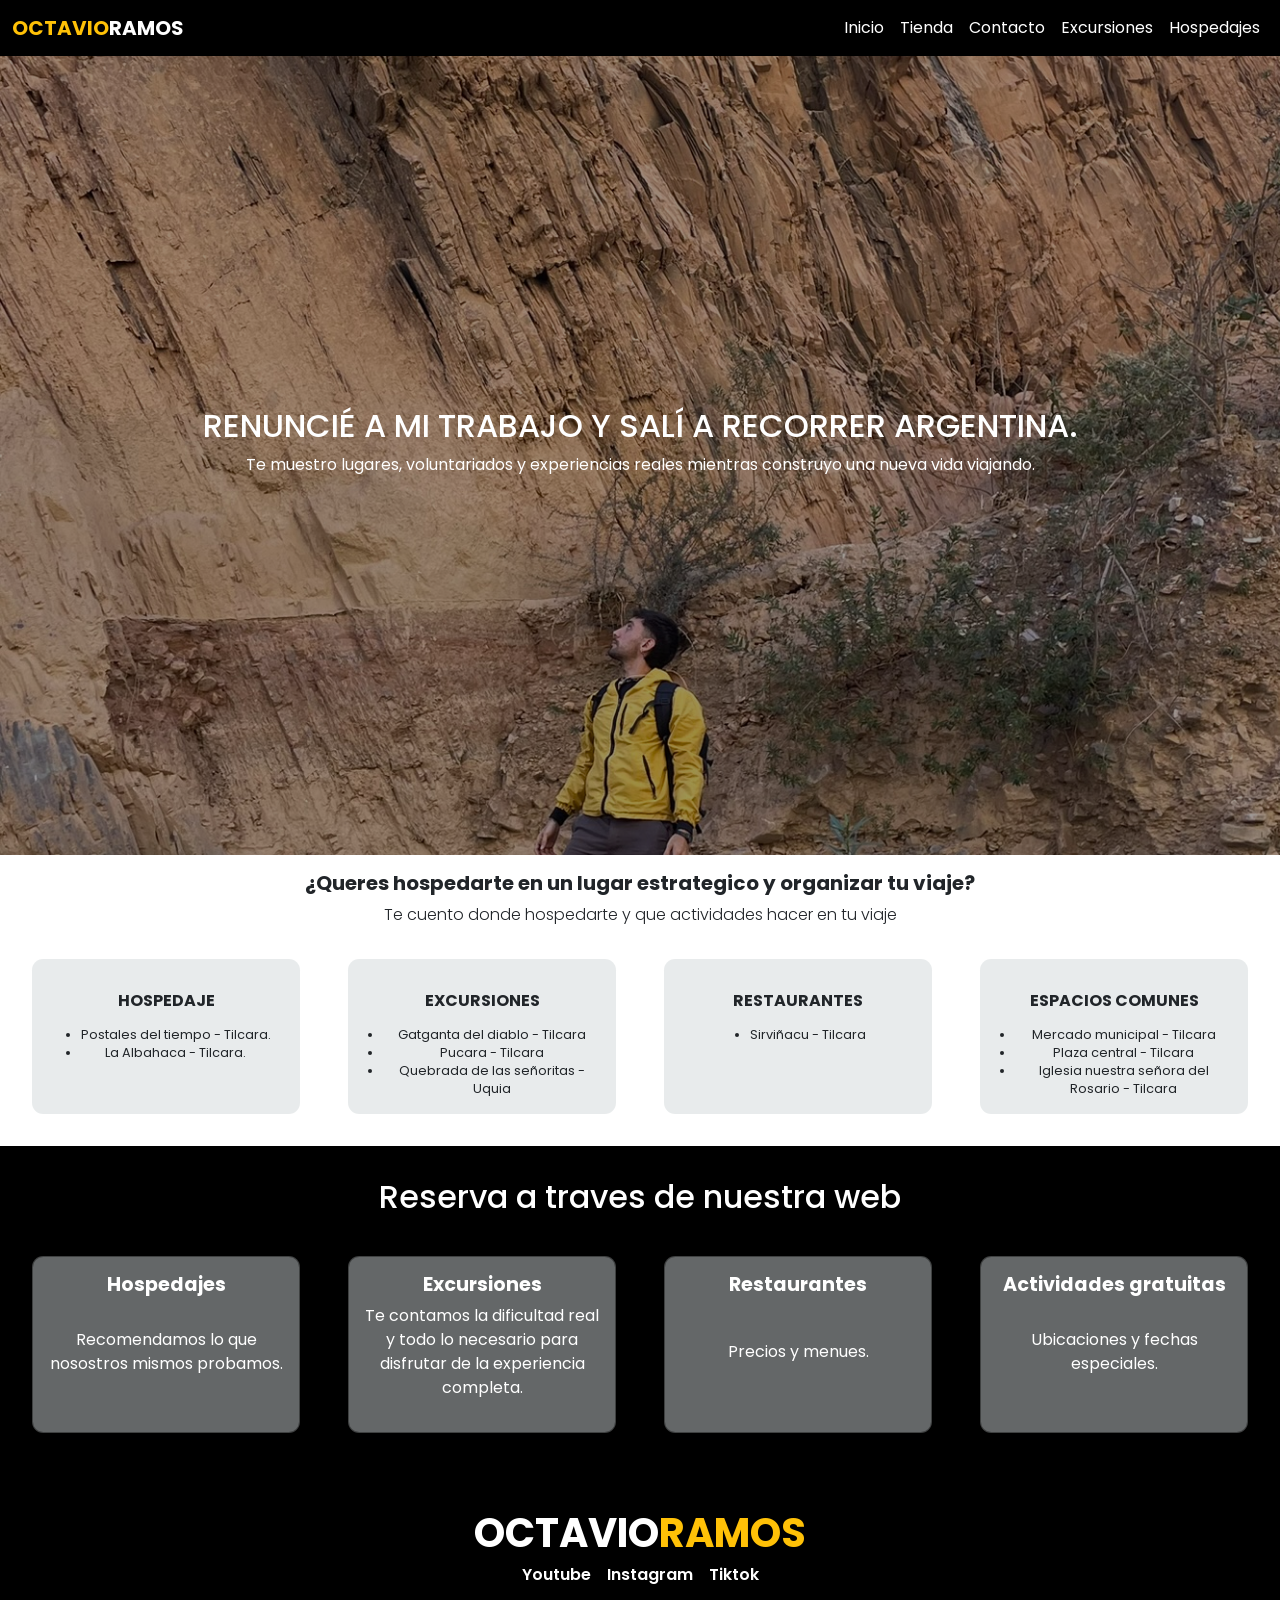
<file: index.html>
<!DOCTYPE html>
<html lang="es">

<head>
  <meta charset="UTF-8">
  <meta name="viewport" content="width=device-width, initial-scale=1.0">
  <title>Octavio Ramos | Turismo</title>
  <meta name="description"
    content="Soy Octavio Ramos. Recorro documentando destinos, hospedajes, excursiones, gastronomía, voluntariados y experiencias reales para inspirarte a descubrir nuevos lugares.">
  <link href="https://cdn.jsdelivr.net/npm/bootstrap@5.3.8/dist/css/bootstrap.min.css" rel="stylesheet"
    integrity="sha384-sRIl4kxILFvY47J16cr9ZwB07vP4J8+LH7qKQnuqkuIAvNWLzeN8tE5YBujZqJLB" crossorigin="anonymous">
  <link rel="preconnect" href="https://fonts.googleapis.com">
  <link rel="preconnect" href="https://fonts.gstatic.com" crossorigin>
  <link
    href="https://fonts.googleapis.com/css2?family=Poppins:ital,wght@0,100;0,200;0,300;0,400;0,500;0,600;0,700;0,800;0,900;1,100;1,200;1,300;1,400;1,500;1,600;1,700;1,800;1,900&display=swap"
    rel="stylesheet">
  <link rel="stylesheet" href="./css/styles.css">
  <link rel="icon" href="./img/favicon_OR.ico" type="image/x-icon">
</head>

<body>
  <header class="indexHeader">
    <div class="oscurecer-fondo">
      <nav class="navbar navbar-expand-lg bg-black position-fixed top-0 w-100 z-3">
        <div class="container-fluid">
          <a class="navbar-brand text-uppercase fw-bold text-white" href="#"><span
              class="text-warning">Octavio</span>Ramos</a>
          <button class="navbar-toggler bg-white" type="button" data-bs-toggle="collapse"
            data-bs-target="#navbarSupportedContent" aria-controls="navbarSupportedContent" aria-expanded="false"
            aria-label="Abrir menú de navegación">
            <span class="navbar-toggler-icon"></span>
          </button>
          <div class="collapse navbar-collapse" id="navbarSupportedContent">
            <ul class="navbar-nav me-auto mb-2 mb-lg-0 d-flex justify-content-end w-100">
              <li class="nav-item">
                <a class="nav-link active text-white text-end p-2" aria-current="page" href="#">Inicio</a>
              </li>
              <li class="nav-item">
                <a class="nav-link text-white text-end p-2" href="./pages/tienda.html">Tienda</a>
              </li>
              <li class="nav-item">
                <a class="nav-link text-white text-end p-2" href="./pages/contacto.html">Contacto</a>
              </li>
              <li class="nav-item">
                <a class="nav-link text-white text-end p-2" href="./pages/excursiones.html">Excursiones</a>
              </li>
              <li class="nav-item">
                <a class="nav-link text-white text-end p-2" href="./pages/hospedajes.html">Hospedajes</a>
              </li>
            </ul>
          </div>
        </div>
      </nav>

      <section class="indexHeaderContainer p-3">
        <h2 class="text-uppercase text-white text-center">Renuncié a mi trabajo y salí a recorrer Argentina.</h2>
        <p class="text-white text-center">Te muestro lugares, voluntariados y experiencias reales mientras construyo una
          nueva vida viajando.</p>
      </section>
    </div>
  </header>

  <main class="indexMain p-3">
    <h1 class="fs-5 fw-bold">¿Queres hospedarte en un lugar estrategico y organizar tu viaje?</h1>

    <p class="fs-6 fw-light">Te cuento donde hospedarte y que actividades hacer en tu viaje</p>

    <section class="indexMainContainer">
      <div class="indexMainCard">
        <h3 class="text-uppercase fw-bold">Hospedaje</h3>
        <ul>
          <li>Postales del tiempo - Tilcara.</li>
          <li>La Albahaca - Tilcara.</li>
        </ul>
      </div>
      <div class="indexMainCard">
        <h3 class="text-uppercase fw-bold">Excursiones</h3>
        <ul>
          <li>Gatganta del diablo - Tilcara</li>
          <li>Pucara - Tilcara</li>
          <li>Quebrada de las señoritas - Uquia</li>
        </ul>
      </div>
      <div class="indexMainCard">
        <h3 class="text-uppercase fw-bold">Restaurantes</h3>
        <ul>
          <li>Sirviñacu - Tilcara</li>
        </ul>
      </div>
      <div class="indexMainCard">
        <h3 class="text-uppercase fw-bold">Espacios comunes</h3>
        <ul>
          <li>Mercado municipal - Tilcara</li>
          <li>Plaza central - Tilcara</li>
          <li>Iglesia nuestra señora del Rosario - Tilcara</li>
        </ul>
      </div>
    </section>
  </main>

  <section class="bg-black text-white p-3">
    <h2 class="text-center bg-black text-white p-3">Reserva a traves de nuestra web</h2>
    <div class="indexSecction">
      <article class="contenedorSectionIndex">
        <h4>Hospedajes</h4>
        <p>Recomendamos lo que nosostros mismos probamos.</p>
      </article>

      <article class="contenedorSectionIndex">
        <h4>Excursiones</h4>
        <p>Te contamos la dificultad real y todo lo necesario para disfrutar de la experiencia completa.</p>
      </article>

      <article class="contenedorSectionIndex">
        <h4>Restaurantes</h4>
        <p>Precios y menues.</p>
      </article>

      <article class="contenedorSectionIndex">
        <h4>Actividades gratuitas</h4>
        <p>Ubicaciones y fechas especiales.</p>
      </article>
    </div>
  </section>

  <footer class="bg-black indexFooter">
    <a class="navbar-brand text-uppercase text-white fw-bold fs-1 text-center" href="#">Octavio<span
        class="text-warning">Ramos</span></a>

    <div class="d-flex justify-content-center gap-3">
      <a class="text-white text-decoration-none fw-semibold" href="https://www.youtube.com/@octa.ramoss" target="_blank"
        rel="noopener noreferrer">Youtube</a>
      <a class="text-white text-decoration-none fw-semibold" href="https://www.instagram.com/octa.ramoss/?hl=es"
        target="_blank" rel="noopener noreferrer">Instagram</a>
      <a class="text-white text-decoration-none fw-semibold" href="https://www.tiktok.com/@occta.ramos" target="_blank"
        rel="noopener noreferrer">Tiktok</a>
    </div>
  </footer>

  <script src="https://cdn.jsdelivr.net/npm/bootstrap@5.3.8/dist/js/bootstrap.bundle.min.js"
    integrity="sha384-FKyoEForCGlyvwx9Hj09JcYn3nv7wiPVlz7YYwJrWVcXK/BmnVDxM+D2scQbITxI"
    crossorigin="anonymous"></script>
</body>

</html>
</file>
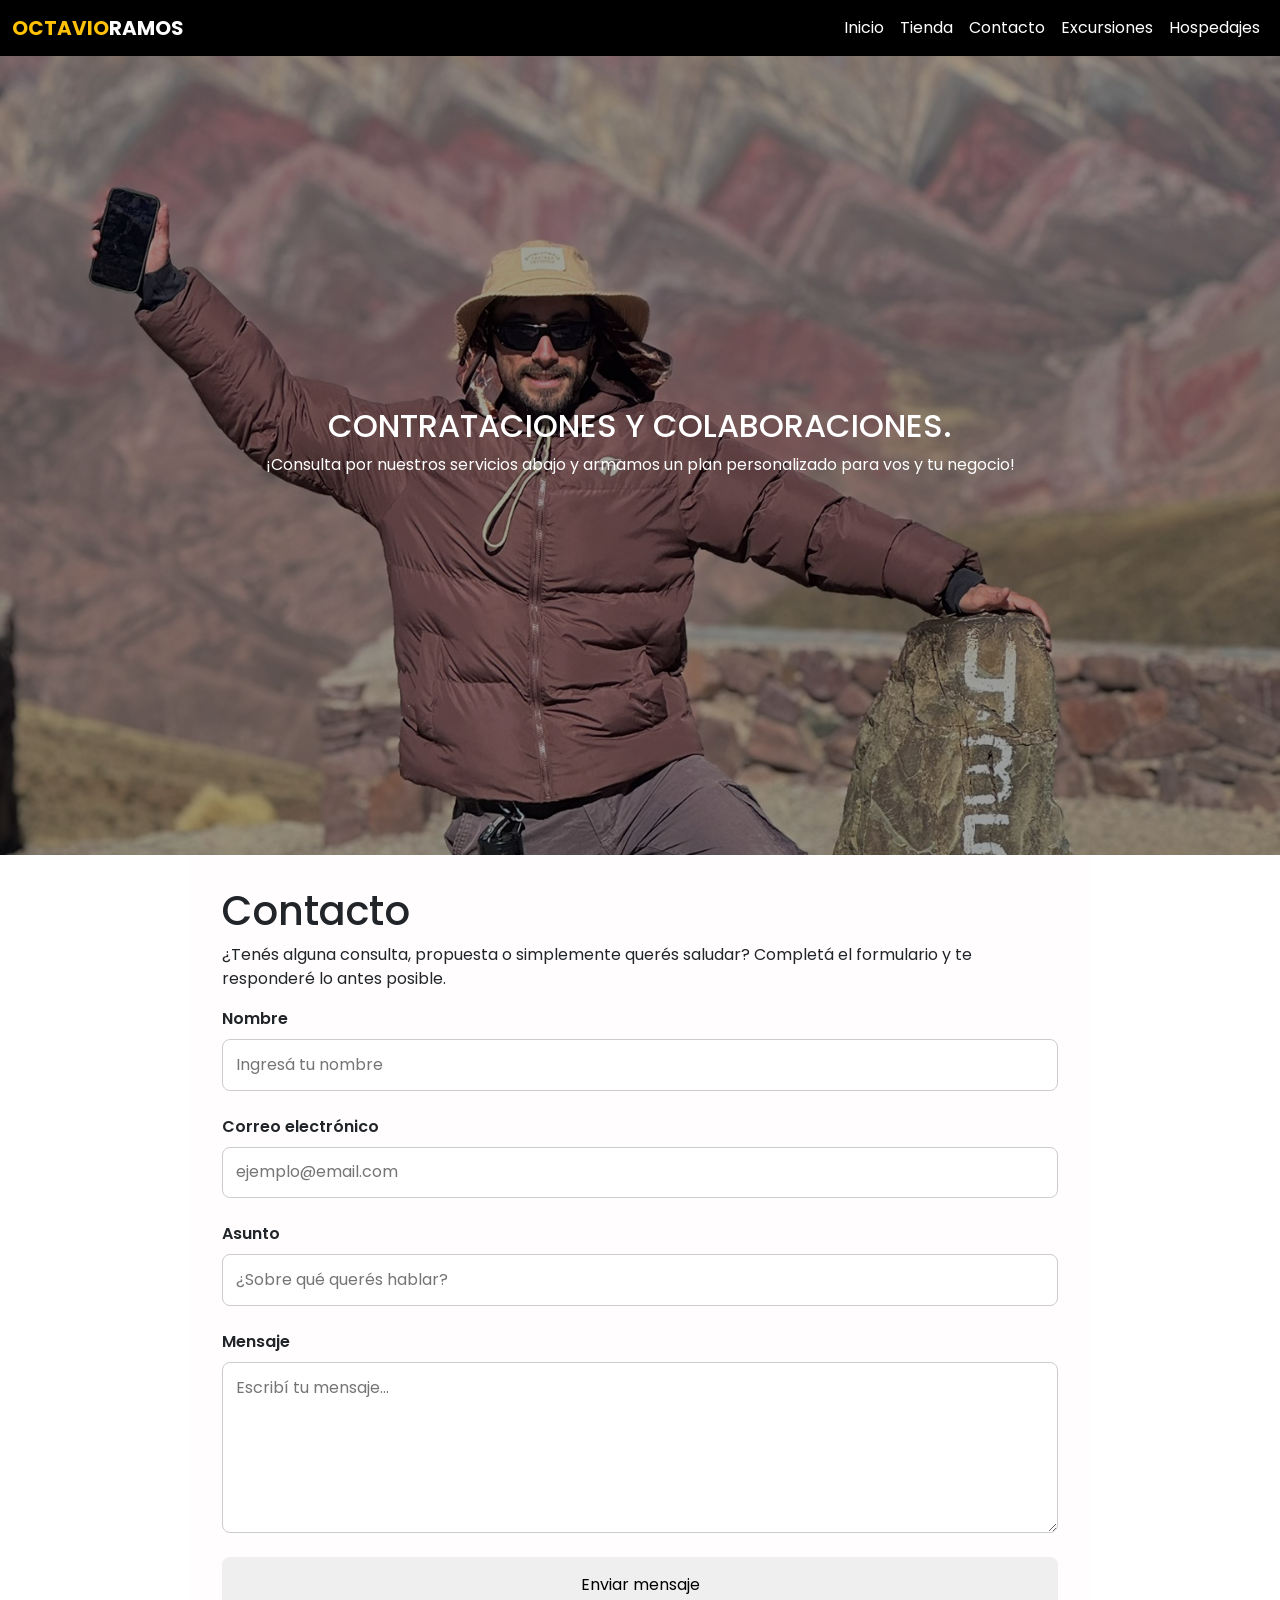
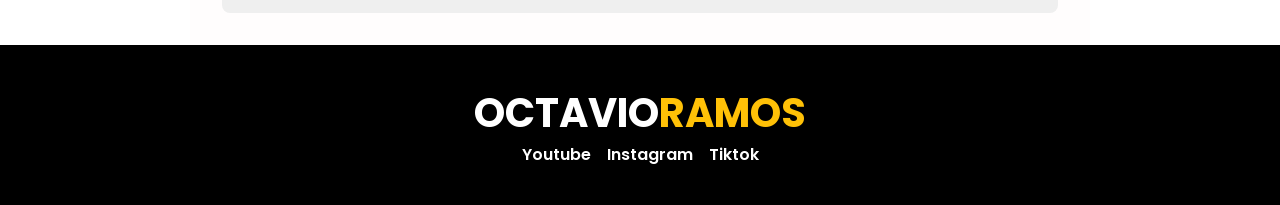
<file: pages/contacto.html>
<!DOCTYPE html>
<html lang="es">

<head>
    <meta charset="UTF-8">
    <meta name="viewport" content="width=device-width, initial-scale=1.0">
    <title>Contacto | Octavio Ramos</title>
    <meta name="description"
        content="Contactá a Octavio Ramos para consultas, colaboraciones, recomendaciones de viaje o propuestas relacionadas con turismo y creación de contenido.">
    <link href="https://cdn.jsdelivr.net/npm/bootstrap@5.3.8/dist/css/bootstrap.min.css" rel="stylesheet"
        integrity="sha384-sRIl4kxILFvY47J16cr9ZwB07vP4J8+LH7qKQnuqkuIAvNWLzeN8tE5YBujZqJLB" crossorigin="anonymous">
    <link rel="preconnect" href="https://fonts.googleapis.com">
    <link rel="preconnect" href="https://fonts.gstatic.com" crossorigin>
    <link
        href="https://fonts.googleapis.com/css2?family=Poppins:ital,wght@0,100;0,200;0,300;0,400;0,500;0,600;0,700;0,800;0,900;1,100;1,200;1,300;1,400;1,500;1,600;1,700;1,800;1,900&display=swap"
        rel="stylesheet">
    <link rel="stylesheet" href="../css/styles.css">
    <link rel="icon" href="../img/favicon_OR.ico" type="image/x-icon">
</head>

<body>
    <header class="contactoHeader">
        <div class="oscurecer-fondo">
            <nav class="navbar navbar-expand-lg bg-black position-fixed top-0 w-100 z-3">
                <div class="container-fluid">
                    <a class="navbar-brand text-uppercase fw-bold text-white" href="#"><span
                            class="text-warning">Octavio</span>Ramos</a>
                    <button class="navbar-toggler bg-white" type="button" data-bs-toggle="collapse"
                        data-bs-target="#navbarSupportedContent" aria-controls="navbarSupportedContent"
                        aria-expanded="false" aria-label="Abrir menú de navegación">
                        <span class="navbar-toggler-icon"></span>
                    </button>
                    <div class="collapse navbar-collapse" id="navbarSupportedContent">
                        <ul class="navbar-nav me-auto mb-2 mb-lg-0 d-flex justify-content-end w-100">
                            <li class="nav-item">
                                <a class="nav-link text-white text-end p-2" href="../index.html">Inicio</a>
                            </li>
                            <li class="nav-item">
                                <a class="nav-link text-white text-end p-2" href="./tienda.html">Tienda</a>
                            </li>
                            <li class="nav-item">
                                <a class="nav-link active text-white text-end p-2" aria-current="page" href="#">Contacto</a>
                            </li>
                            <li class="nav-item">
                                <a class="nav-link text-white text-end p-2" href="./excursiones.html">Excursiones</a>
                            </li>
                            <li class="nav-item">
                                <a class="nav-link text-white text-end p-2" href="./hospedajes.html">Hospedajes</a>
                            </li>
                        </ul>
                    </div>
                </div>
            </nav>
            <section class="indexHeaderContainer p-3">
                <h2 class="text-uppercase text-white text-center">Contrataciones y colaboraciones.
                </h2>
                <p class="text-white text-center">¡Consulta por nuestros servicios abajo y armamos un plan personalizado
                    para vos y tu negocio!</p>
            </section>
        </div>
    </header>

    <main class="contactoMain">
        <h1>Contacto</h1>
        <p>¿Tenés alguna consulta, propuesta o simplemente querés saludar? Completá el formulario y te responderé lo
            antes posible.</p>

        <form class="contactoFormulario" action="#" method="post">
            <div class="formGrupo">
                <label for="nombre">Nombre</label>
                <input type="text" id="nombre" name="nombre" placeholder="Ingresá tu nombre" required>
            </div>

            <div class="formGrupo">
                <label for="email">Correo electrónico</label>
                <input type="email" id="email" name="email" placeholder="ejemplo@email.com" required>
            </div>

            <div class="formGrupo">
                <label for="asunto">Asunto</label>
                <input type="text" id="asunto" name="asunto" placeholder="¿Sobre qué querés hablar?">
            </div>

            <div class="formGrupo">
                <label for="mensaje">Mensaje</label>
                <textarea id="mensaje" name="mensaje" rows="6" placeholder="Escribí tu mensaje..." required></textarea>
            </div>

            <button type="submit">Enviar mensaje</button>
        </form>
    </main>

    <footer class="bg-black indexFooter">
        <a class="navbar-brand text-uppercase text-white fw-bold fs-1 text-center" href="../index.html">Octavio<span
                class="text-warning">Ramos</span></a>

        <div class="d-flex justify-content-center gap-3">
            <a class="text-white text-decoration-none fw-semibold" href="https://www.youtube.com/@octa.ramoss"
                target="_blank" rel="noopener noreferrer">Youtube</a>
            <a class="text-white text-decoration-none fw-semibold" href="https://www.instagram.com/octa.ramoss/?hl=es"
                target="_blank" rel="noopener noreferrer">Instagram</a>
            <a class="text-white text-decoration-none fw-semibold" href="https://www.tiktok.com/@occta.ramos"
                target="_blank" rel="noopener noreferrer">Tiktok</a>
        </div>
    </footer>

    <script src="https://cdn.jsdelivr.net/npm/bootstrap@5.3.8/dist/js/bootstrap.bundle.min.js"
        integrity="sha384-FKyoEForCGlyvwx9Hj09JcYn3nv7wiPVlz7YYwJrWVcXK/BmnVDxM+D2scQbITxI"
        crossorigin="anonymous"></script>
</body>

</html>
</file>
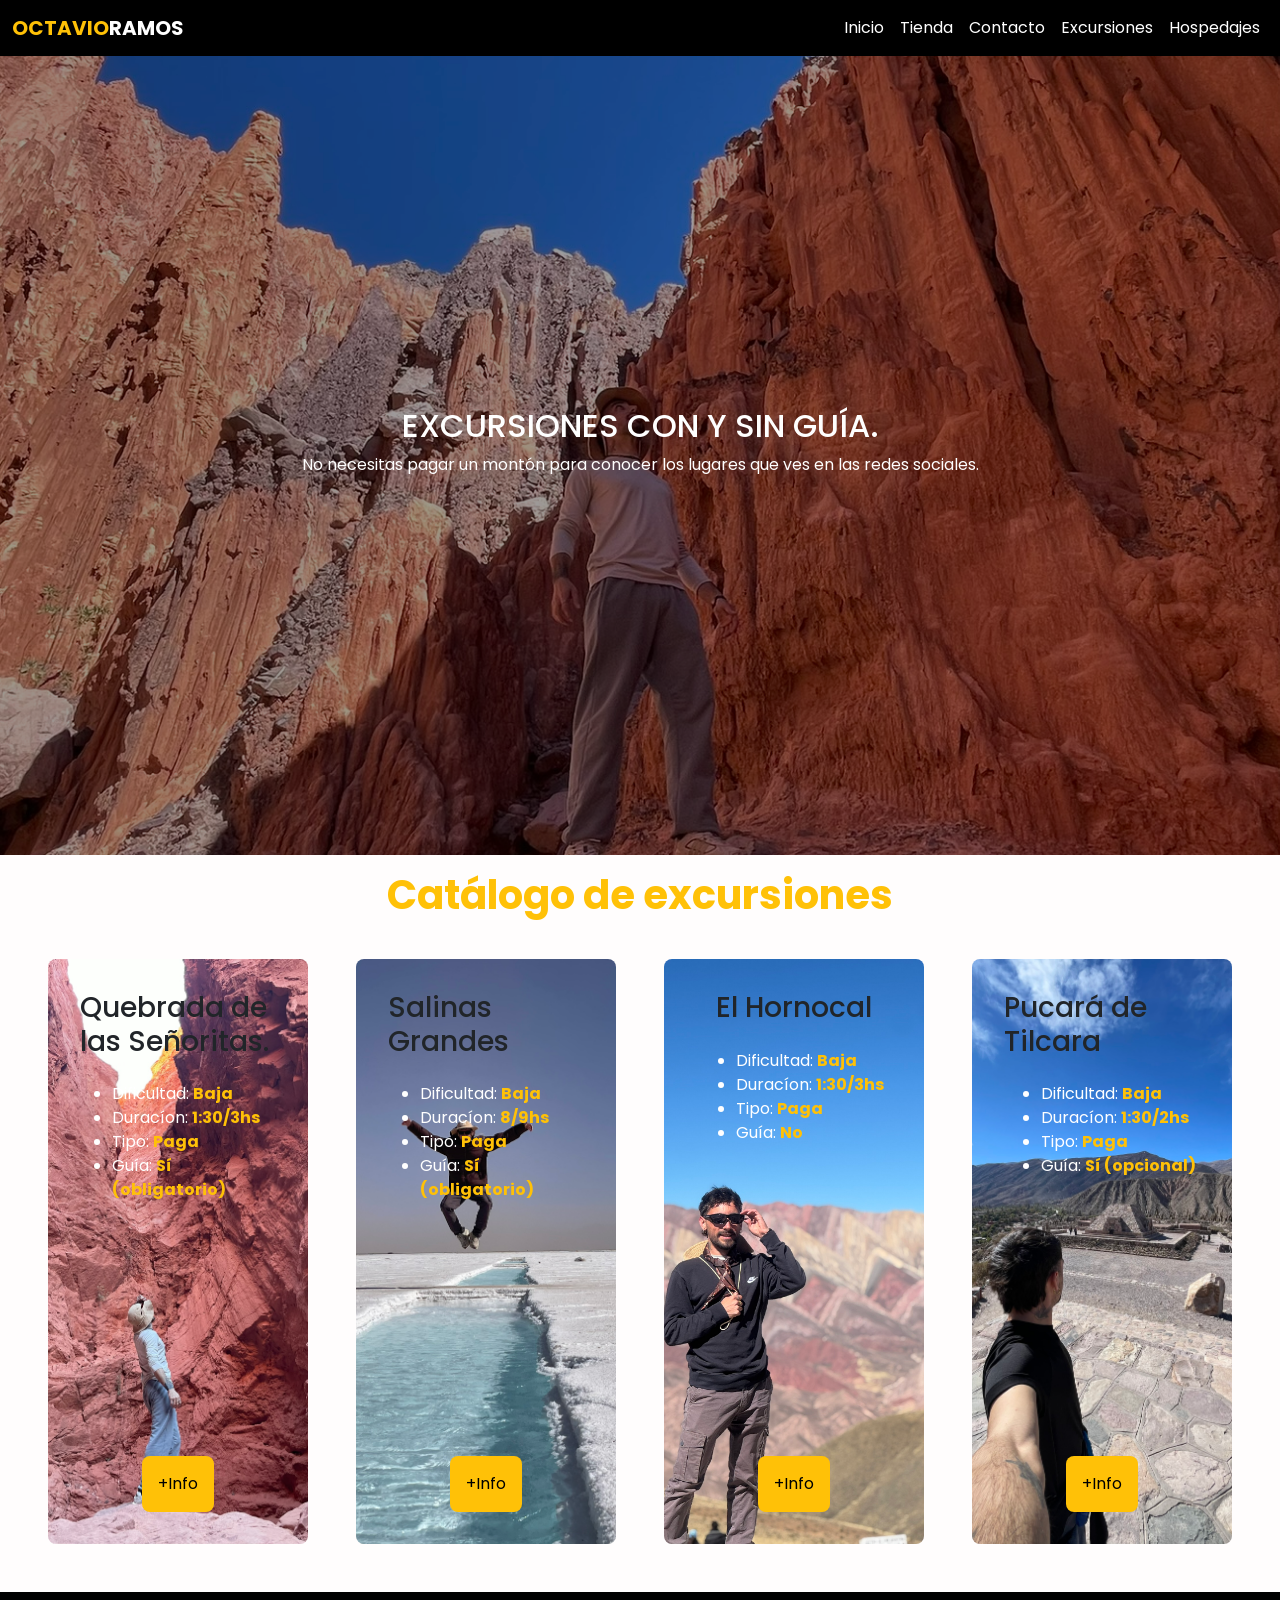
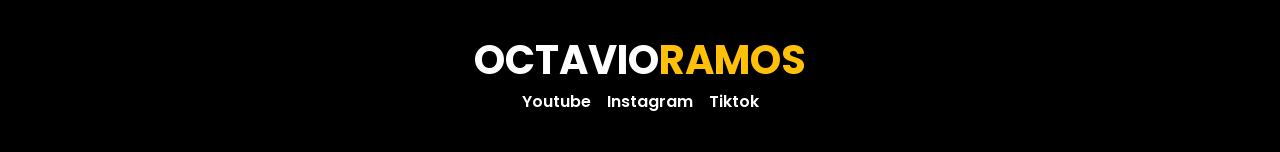
<file: pages/excursiones.html>
<!DOCTYPE html>
<html lang="es">

<head>
    <meta charset="UTF-8">
    <meta name="viewport" content="width=device-width, initial-scale=1.0">
    <title>Excursiones | Octavio Ramos</title>
    <meta name="description"
        content="Descubrí las mejores excursiones con información útil, consejos, experiencias reales y recomendaciones para planificar tu aventura.">
    <link href="https://cdn.jsdelivr.net/npm/bootstrap@5.3.8/dist/css/bootstrap.min.css" rel="stylesheet"
        integrity="sha384-sRIl4kxILFvY47J16cr9ZwB07vP4J8+LH7qKQnuqkuIAvNWLzeN8tE5YBujZqJLB" crossorigin="anonymous">
    <link rel="preconnect" href="https://fonts.googleapis.com">
    <link rel="preconnect" href="https://fonts.gstatic.com" crossorigin>
    <link
        href="https://fonts.googleapis.com/css2?family=Poppins:ital,wght@0,100;0,200;0,300;0,400;0,500;0,600;0,700;0,800;0,900;1,100;1,200;1,300;1,400;1,500;1,600;1,700;1,800;1,900&display=swap"
        rel="stylesheet">
    <link rel="stylesheet" href="../css/styles.css">
    <link rel="icon" href="../img/favicon_OR.ico" type="image/x-icon">
</head>

<body>
    <header class="excursionesHeader">
        <div class="oscurecer-fondo">
            <nav class="navbar navbar-expand-lg bg-black position-fixed top-0 w-100 z-3">
                <div class="container-fluid">
                    <a class="navbar-brand text-uppercase fw-bold text-white" href="#"><span
                            class="text-warning">Octavio</span>Ramos</a>
                    <button class="navbar-toggler bg-white" type="button" data-bs-toggle="collapse"
                        data-bs-target="#navbarSupportedContent" aria-controls="navbarSupportedContent"
                        aria-expanded="false" aria-label="Abrir menú de navegación">
                        <span class="navbar-toggler-icon"></span>
                    </button>
                    <div class="collapse navbar-collapse" id="navbarSupportedContent">
                        <ul class="navbar-nav me-auto mb-2 mb-lg-0 d-flex justify-content-end w-100">
                            <li class="nav-item">
                                <a class="nav-link text-white text-end p-2" href="../index.html">Inicio</a>
                            </li>
                            <li class="nav-item">
                                <a class="nav-link text-white text-end p-2" href="./tienda.html">Tienda</a>
                            </li>
                            <li class="nav-item">
                                <a class="nav-link text-white text-end p-2" href="./contacto.html">Contacto</a>
                            </li>
                            <li class="nav-item">
                                <a class="nav-link active text-white text-end p-2" aria-current="page" href="#">Excursiones</a>
                            </li>
                            <li class="nav-item">
                                <a class="nav-link text-white text-end p-2" href="./hospedajes.html">Hospedajes</a>
                            </li>
                        </ul>
                    </div>
                </div>
            </nav>
            <section class="indexHeaderContainer p-3">
                <h2 class="text-uppercase text-white text-center">Excursiones con y sin guía.
                </h2>
                <p class="text-white text-center">No necesitas pagar un montón para conocer los lugares que ves en las
                    redes sociales.</p>
            </section>
        </div>
    </header>

    <main class="mainExcursiones p-3">
        <h1 class="text-center text-warning fw-bold">Catálogo de excursiones</h1>
        <section class="cardExcursionesBloque">
            <div class="cardExcursiones1">
                <h3 class="text-dark">Quebrada de las Señoritas.</h3>
                <ul class="text-white">
                    <li>Dificultad: <span class="text-warning fw-bold">Baja</span></li>
                    <li>Duracíon: <span class="text-warning fw-bold">1:30/3hs</span></li>
                    <li>Tipo: <span class="text-warning fw-bold">Paga</span></li>
                    <li>Guía: <span class="text-warning fw-bold">Sí (obligatorio)</span></li>
                </ul>
                <button class="infoBoton boton btn btn-warning">+Info</button>
            </div>
            <div class="cardExcursiones2">
                <h3 class="text-dark">Salinas Grandes</h3>
                <ul class="text-white">
                    <li>Dificultad: <span class="text-warning fw-bold">Baja</span></li>
                    <li>Duracíon: <span class="text-warning fw-bold">8/9hs</span></li>
                    <li>Tipo: <span class="text-warning fw-bold">Paga</span></li>
                    <li>Guía: <span class="text-warning fw-bold">Sí (obligatorio)</span></li>
                </ul>
                <button class="infoBoton boton btn btn-warning">+Info</button>
            </div>
            <div class="cardExcursiones3">
                <h3 class="text-dark">El Hornocal</h3>
                <ul class="text-white">
                    <li>Dificultad: <span class="text-warning fw-bold">Baja</span></li>
                    <li>Duracíon: <span class="text-warning fw-bold">1:30/3hs</span></li>
                    <li>Tipo: <span class="text-warning fw-bold">Paga</span></li>
                    <li>Guía: <span class="text-warning fw-bold">No</span></li>
                </ul>
                <button class="infoBoton boton btn btn-warning">+Info</button>
            </div>
            <div class="cardExcursiones4">
                <h3 class="text-dark">Pucará de Tilcara</h3>
                <ul class="text-white">
                    <li>Dificultad: <span class="text-warning fw-bold">Baja</span></li>
                    <li>Duracíon: <span class="text-warning fw-bold">1:30/2hs</span></li>
                    <li>Tipo: <span class="text-warning fw-bold">Paga</span></li>
                    <li>Guía: <span class="text-warning fw-bold">Sí (opcional)</span></li>
                </ul>
                <button class="infoBoton boton btn btn-warning">+Info</button>
            </div>
        </section>
    </main>

    <footer class="bg-black indexFooter">
        <a class="navbar-brand text-uppercase text-white fw-bold fs-1 text-center" href="../index.html">Octavio<span
                class="text-warning">Ramos</span></a>

        <div class="d-flex justify-content-center gap-3">
            <a class="text-white text-decoration-none fw-semibold" href="https://www.youtube.com/@octa.ramoss"
                target="_blank" rel="noopener noreferrer">Youtube</a>
            <a class="text-white text-decoration-none fw-semibold" href="https://www.instagram.com/octa.ramoss/?hl=es"
                target="_blank" rel="noopener noreferrer">Instagram</a>
            <a class="text-white text-decoration-none fw-semibold" href="https://www.tiktok.com/@occta.ramos"
                target="_blank" rel="noopener noreferrer">Tiktok</a>
        </div>
    </footer>

    <script src="https://cdn.jsdelivr.net/npm/bootstrap@5.3.8/dist/js/bootstrap.bundle.min.js"
        integrity="sha384-FKyoEForCGlyvwx9Hj09JcYn3nv7wiPVlz7YYwJrWVcXK/BmnVDxM+D2scQbITxI"
        crossorigin="anonymous"></script>
</body>

</html>
</file>
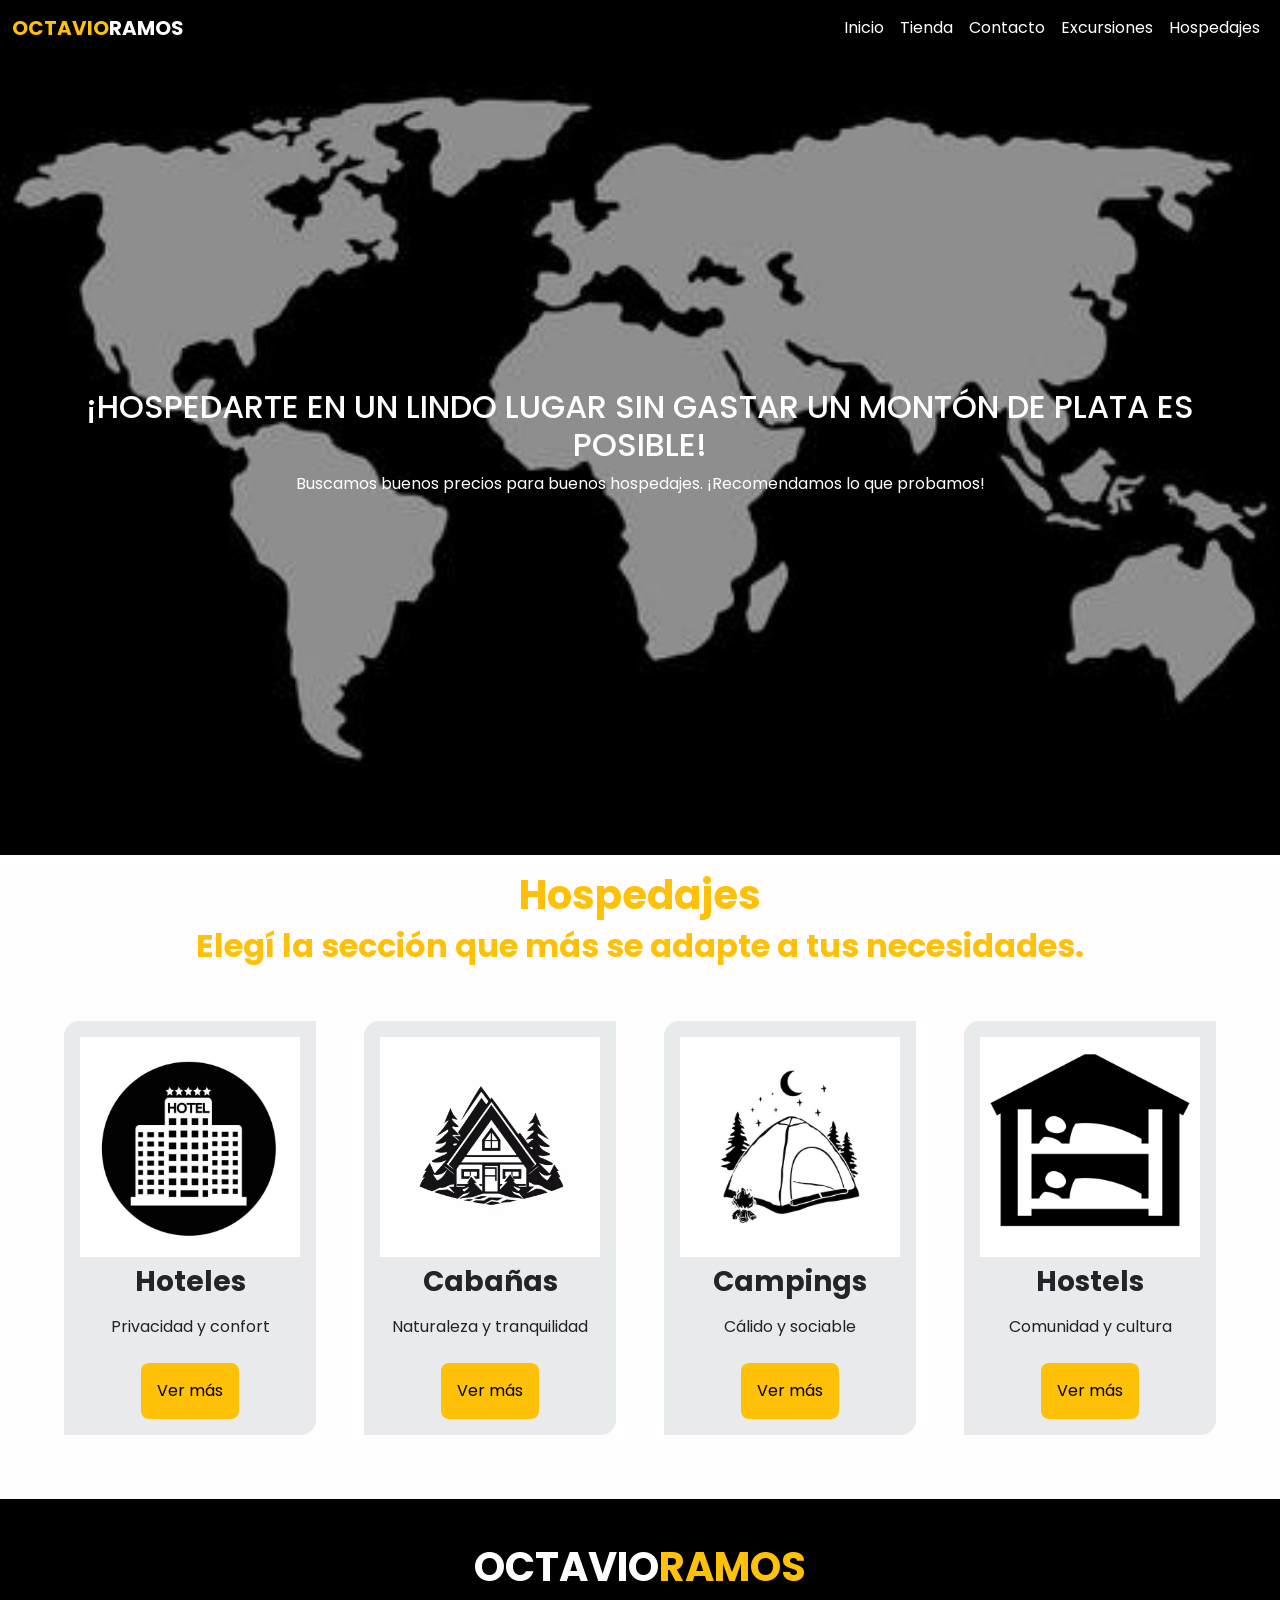
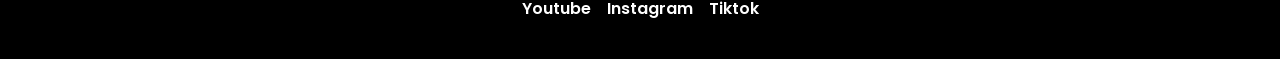
<file: pages/hospedajes.html>
<!DOCTYPE html>
<html lang="es">

<head>
    <meta charset="UTF-8">
    <meta name="viewport" content="width=device-width, initial-scale=1.0">
    <title>Hospedajes | Octavio Ramos</title>
    <meta name="description"
        content="Encontrá hospedajes recomendados, desde hostels y hoteles hasta opciones económicas para cada tipo de viajero.">
    <link href="https://cdn.jsdelivr.net/npm/bootstrap@5.3.8/dist/css/bootstrap.min.css" rel="stylesheet"
        integrity="sha384-sRIl4kxILFvY47J16cr9ZwB07vP4J8+LH7qKQnuqkuIAvNWLzeN8tE5YBujZqJLB" crossorigin="anonymous">
    <link rel="preconnect" href="https://fonts.googleapis.com">
    <link rel="preconnect" href="https://fonts.gstatic.com" crossorigin>
    <link
        href="https://fonts.googleapis.com/css2?family=Poppins:ital,wght@0,100;0,200;0,300;0,400;0,500;0,600;0,700;0,800;0,900;1,100;1,200;1,300;1,400;1,500;1,600;1,700;1,800;1,900&display=swap"
        rel="stylesheet">
    <link rel="stylesheet" href="../css/styles.css">
    <link rel="icon" href="../img/favicon_OR.ico" type="image/x-icon">
</head>

<body>
    <header class="hospedajesHeader">
        <div class="oscurecer-fondo">
            <nav class="navbar navbar-expand-lg bg-black position-fixed top-0 w-100 z-3">
                <div class="container-fluid">
                    <a class="navbar-brand text-uppercase fw-bold text-white" href="#"><span
                            class="text-warning">Octavio</span>Ramos</a>
                    <button class="navbar-toggler bg-white" type="button" data-bs-toggle="collapse"
                        data-bs-target="#navbarSupportedContent" aria-controls="navbarSupportedContent"
                        aria-expanded="false" aria-label="Abrir menú de navegación">
                        <span class="navbar-toggler-icon"></span>
                    </button>
                    <div class="collapse navbar-collapse" id="navbarSupportedContent">
                        <ul class="navbar-nav me-auto mb-2 mb-lg-0 d-flex justify-content-end w-100">
                            <li class="nav-item">
                                <a class="nav-link text-white text-end p-2" href="../index.html">Inicio</a>
                            </li>
                            <li class="nav-item">
                                <a class="nav-link text-white text-end p-2" href="./tienda.html">Tienda</a>
                            </li>
                            <li class="nav-item">
                                <a class="nav-link text-white text-end p-2" href="./contacto.html">Contacto</a>
                            </li>
                            <li class="nav-item">
                                <a class="nav-link text-white text-end p-2" href="./excursiones.html">Excursiones</a>
                            </li>
                            <li class="nav-item">
                                <a class="nav-link active text-white text-end p-2" aria-current="page" href="#">Hospedajes</a>
                            </li>
                        </ul>
                    </div>
                </div>
            </nav>
            <section class="indexHeaderContainer p-3">
                <h2 class="text-uppercase text-white text-center">¡Hospedarte en un lindo lugar sin gastar un montón de
                    plata es posible!
                </h2>
                <p class="text-white text-center">Buscamos buenos precios para buenos hospedajes. ¡Recomendamos lo que
                    probamos!</p>
            </section>
        </div>
    </header>

    <main class="mainHospedajes p-3">
        <h1 class="text-center text-warning fw-bold">Hospedajes</h1>
        <h2 class="text-center text-warning fw-bold">Elegí la sección que más se adapte a tus necesidades.</h2>
        <section class="cardsHospedajesSecction">
            <div class="cardHospedajes">
                <img class="imgHotel" src="../img/hotelHospedajes.jpg" alt="Hotel en blanco y negro">
                <h3 class="fw-bold text-center">Hoteles</h3>
                <p class="text-center">Privacidad y confort</p>
                <button class="infoBoton boton btn btn-warning">Ver más</button>
            </div>
            <div class="cardHospedajes">
                <img class="imgCabaña" src="../img/cabañasHospedajes.JPG" alt="Cabaña entre pinos con montaña de fondo en blanco y negro">
                <h3 class="fw-bold">Cabañas</h3>
                <p class="text-center">Naturaleza y tranquilidad</p>
                <button class="infoBoton boton btn btn-warning">Ver más</button>
            </div>
            <div class="cardHospedajes">
                <img class="imgCaming" src="../img/campingHospedajes.jpg" alt="Carpa entre pinos con fogata a un lado y cielo estrellado con luna en blanco y negro">
                <h3 class="fw-bold text-center">Campings</h3>
                <p class="text-center">Cálido y sociable</p>
                <button class="infoBoton boton btn btn-warning">Ver más</button>
            </div>
            <div class="cardHospedajes">
                <img class="imgHostel" src="../img/hostelHospedajes.jpg" alt="Personas recostadas en cama cucheta dentro de un hostel en blanco y negro">
                <h3 class="fw-bold text-center">Hostels</h3>
                <p class="text-center">Comunidad y cultura</p>
                <button class="infoBoton boton btn btn-warning">Ver más</button>
            </div>
        </section>
    </main>

    <footer class="bg-black indexFooter">
    <a class="navbar-brand text-uppercase text-white fw-bold fs-1 text-center" href="../index.html">Octavio<span
        class="text-warning">Ramos</span></a>

    <div class="d-flex justify-content-center gap-3">
      <a class="text-white text-decoration-none fw-semibold" href="https://www.youtube.com/@octa.ramoss" target="_blank"
        rel="noopener noreferrer">Youtube</a>
      <a class="text-white text-decoration-none fw-semibold" href="https://www.instagram.com/octa.ramoss/?hl=es"
        target="_blank" rel="noopener noreferrer">Instagram</a>
      <a class="text-white text-decoration-none fw-semibold" href="https://www.tiktok.com/@occta.ramos" target="_blank"
        rel="noopener noreferrer">Tiktok</a>
    </div>
  </footer>

    <script src="https://cdn.jsdelivr.net/npm/bootstrap@5.3.8/dist/js/bootstrap.bundle.min.js"
        integrity="sha384-FKyoEForCGlyvwx9Hj09JcYn3nv7wiPVlz7YYwJrWVcXK/BmnVDxM+D2scQbITxI"
        crossorigin="anonymous"></script>
</body>

</html>
</file>
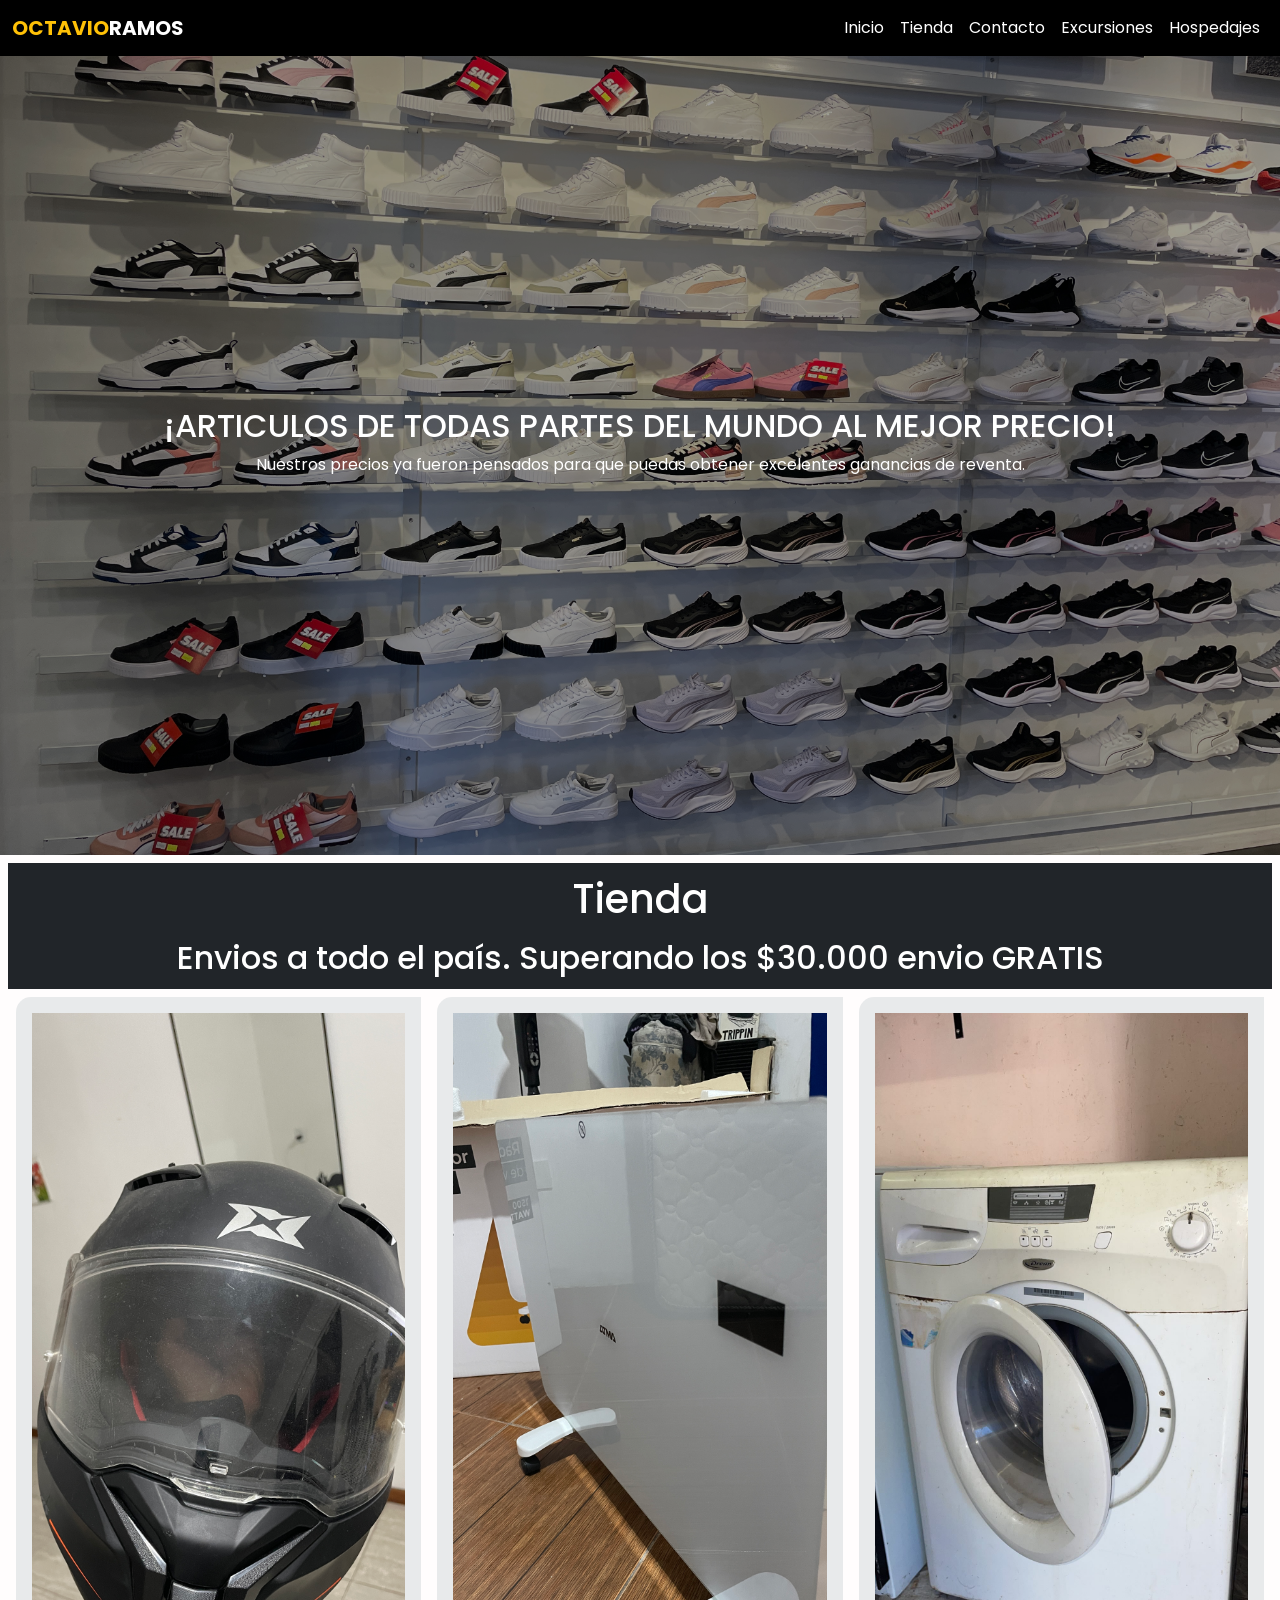
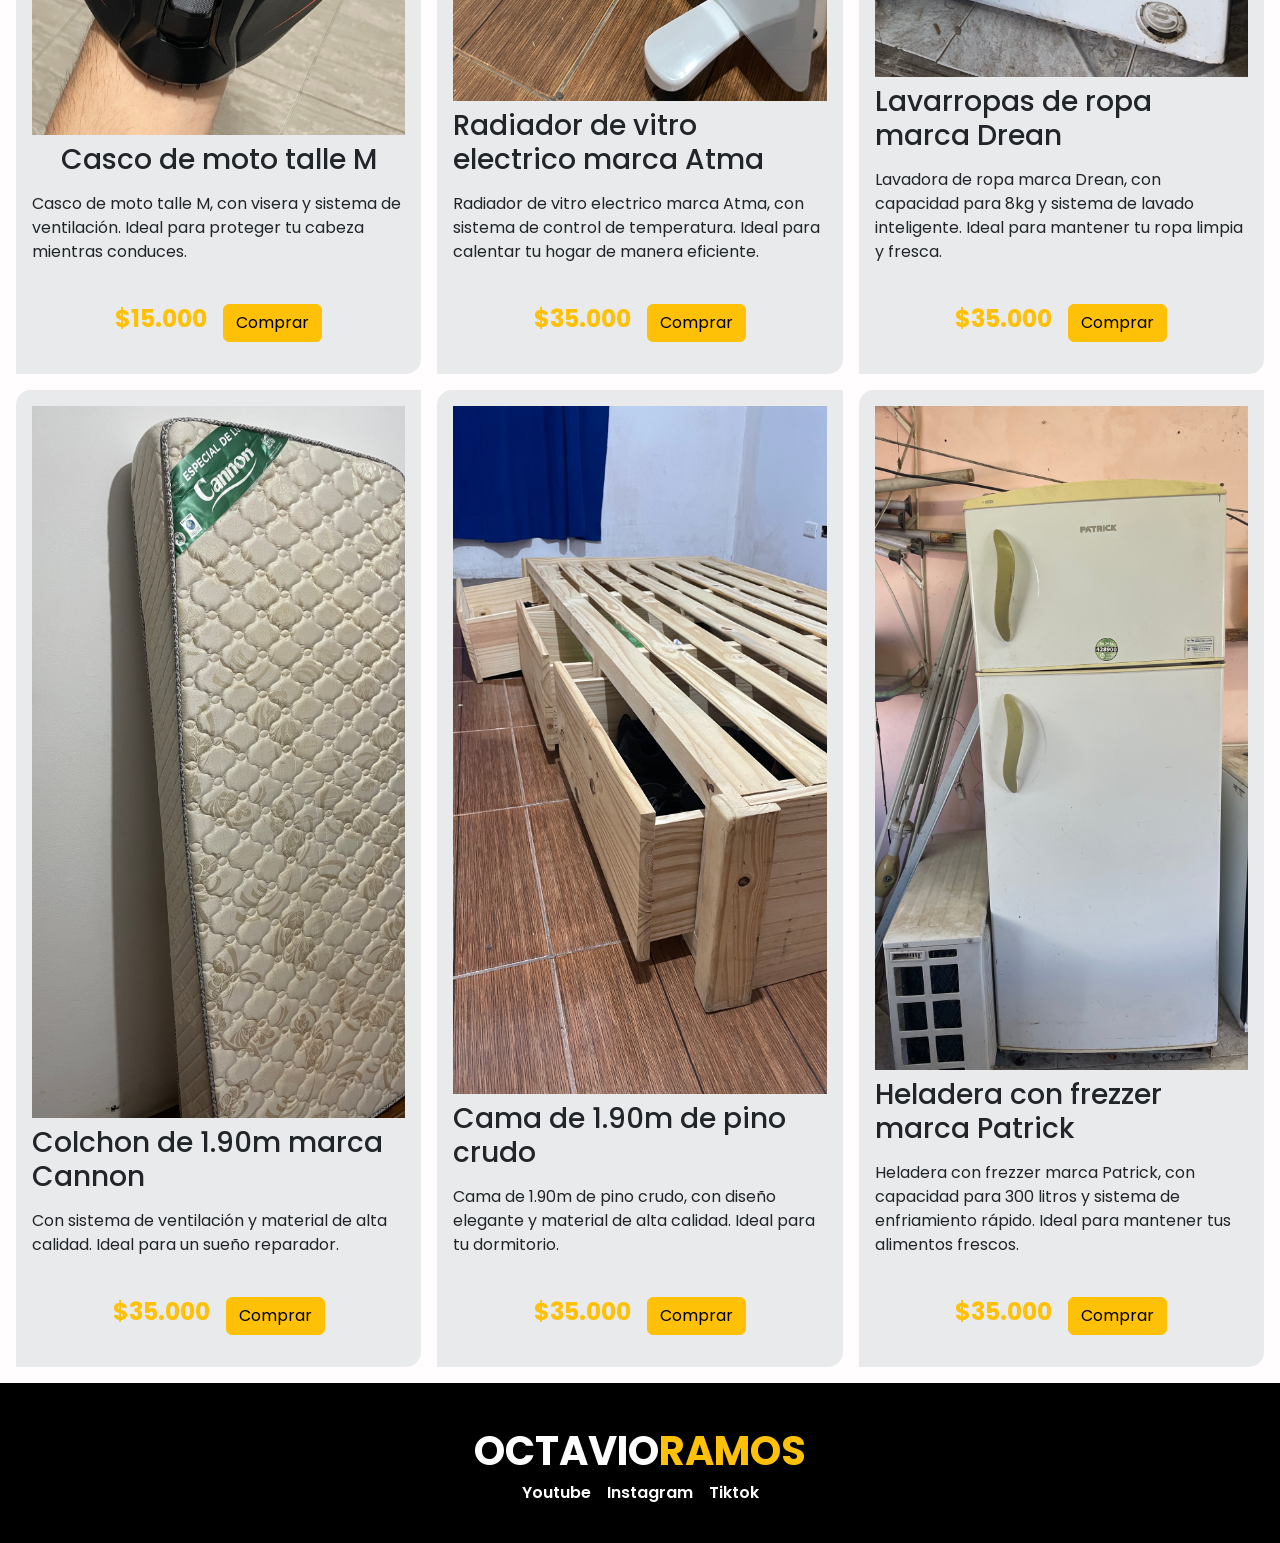
<file: pages/tienda.html>
<!DOCTYPE html>
<html lang="es">

<head>
    <meta charset="UTF-8">
    <meta name="viewport" content="width=device-width, initial-scale=1.0">
    <title>Tienda | Octavio Ramos</title>
    <meta name="description"
        content="Explorá la tienda de Octavio Ramos con productos, recursos y recuerdos turísticos pensados para viajeros y amantes de la aventura.">
    <link href="https://cdn.jsdelivr.net/npm/bootstrap@5.3.8/dist/css/bootstrap.min.css" rel="stylesheet"
        integrity="sha384-sRIl4kxILFvY47J16cr9ZwB07vP4J8+LH7qKQnuqkuIAvNWLzeN8tE5YBujZqJLB" crossorigin="anonymous">
    <link rel="preconnect" href="https://fonts.googleapis.com">
    <link rel="preconnect" href="https://fonts.gstatic.com" crossorigin>
    <link
        href="https://fonts.googleapis.com/css2?family=Poppins:ital,wght@0,100;0,200;0,300;0,400;0,500;0,600;0,700;0,800;0,900;1,100;1,200;1,300;1,400;1,500;1,600;1,700;1,800;1,900&display=swap"
        rel="stylesheet">
    <link rel="stylesheet" href="../css/styles.css">
    <link rel="icon" href="../img/favicon_OR.ico" type="image/x-icon">
</head>

<body>
    <header class="tiendaHeader">
        <div class="oscurecer-fondo">
            <nav class="navbar navbar-expand-lg bg-black position-fixed top-0 w-100 z-3">
                <div class="container-fluid">
                    <a class="navbar-brand text-uppercase fw-bold text-white" href="#"><span
                            class="text-warning">Octavio</span>Ramos</a>
                    <button class="navbar-toggler bg-white" type="button" data-bs-toggle="collapse"
                        data-bs-target="#navbarSupportedContent" aria-controls="navbarSupportedContent"
                        aria-expanded="false" aria-label="Abrir menú de navegación">
                        <span class="navbar-toggler-icon"></span>
                    </button>
                    <div class="collapse navbar-collapse" id="navbarSupportedContent">
                        <ul class="navbar-nav me-auto mb-2 mb-lg-0 d-flex justify-content-end w-100">
                            <li class="nav-item">
                                <a class="nav-link text-white text-end p-2" href="../index.html">Inicio</a>
                            </li>
                            <li class="nav-item">
                                <a class="nav-link active text-white text-end p-2" aria-current="page" href="#">Tienda</a>
                            </li>
                            <li class="nav-item">
                                <a class="nav-link text-white text-end p-2" href="./contacto.html">Contacto</a>
                            </li>
                            <li class="nav-item">
                                <a class="nav-link text-white text-end p-2" href="./excursiones.html">Excursiones</a>
                            </li>
                            <li class="nav-item">
                                <a class="nav-link text-white text-end p-2" href="./hospedajes.html">Hospedajes</a>
                            </li>
                        </ul>
                    </div>
                </div>
            </nav>
            <section class="indexTiendaContainer p-3">
                <h2 class="text-uppercase text-white text-center">¡Articulos de todas partes del mundo al mejor precio!
                </h2>
                <p class="text-white text-center">Nuestros precios ya fueron pensados para que puedas obtener excelentes
                    ganancias de reventa.</p>
            </section>
        </div>
    </header>

    <main class="tiendaMain p-2">
        <section class="secctionTienda bg-dark p-1">
            <h1 class="text-upercased text-center text-white p-2">Tienda</h1>
            <h2 class="text-upercased text-center text-white">Envios a todo el país. Superando los $30.000 envio GRATIS</h2>
        </section>
        <section class="cardsTienda p-2">
            <div class="cardTiendaBloque">
                <img class="imgUno" src="../img/casco.JPG" alt="Casco de moto talle M">
                <h3>Casco de moto talle M</h3>
                <p>Casco de moto talle M, con visera y sistema de ventilación. Ideal para proteger tu cabeza
                    mientras
                    conduces.</p>
                <div class="precioBoton">
                    <h4 class="precio text-warning fw-bold">$15.000</h4>
                    <button class="boton btn btn-warning">Comprar</button>
                </div>
            </div>
            <div class="cardTiendaBloque">
                <img class="imgDos" src="../img/calefactor.jpg" alt="Radiador de vitro electrico marca Atma">
                <h3>Radiador de vitro electrico marca Atma</h3>
                <p>Radiador de vitro electrico marca Atma, con sistema de control de temperatura. Ideal para calentar tu
                    hogar de manera eficiente.</p>
                <div class="precioBoton">
                    <h4 class="precio text-warning fw-bold">$35.000</h4>
                    <button class="boton btn btn-warning">Comprar</button>
                </div>
            </div>
            <div class="cardTiendaBloque">
                <img class="imgTres" src="../img/lavarropa.jpg" alt="Lavarropas de ropa marca Drean">
                <h3>Lavarropas de ropa marca Drean</h3>
                <p>Lavadora de ropa marca Drean, con capacidad para 8kg y sistema de lavado inteligente. Ideal para
                    mantener tu ropa limpia y fresca.</p>
                <div class="precioBoton">
                    <h4 class="precio text-warning fw-bold">$35.000</h4>
                    <button class="boton btn btn-warning">Comprar</button>
                </div>
            </div>
            <div class="cardTiendaBloque">
                <img class="imgCuatro" src="../img/colchon.jpg" alt="Colchon de 1.90m marca Cannon">
                <h3>Colchon de 1.90m marca Cannon</h3>
                <p>Con sistema de ventilación y material de alta calidad. Ideal para un sueño reparador.</p>
                <div class="precioBoton">
                    <h4 class="precio text-warning fw-bold">$35.000</h4>
                    <button class="boton btn btn-warning">Comprar</button>
                </div>
            </div>
            <div class="cardTiendaBloque">
                <img class="imgCinco" src="../img/cama.jpg" alt="Cama de 1.90m de pino crudo">
                <h3>Cama de 1.90m de pino crudo</h3>
                <p>Cama de 1.90m de pino crudo, con diseño elegante y material de alta calidad. Ideal para tu
                    dormitorio.</p>
                <div class="precioBoton">
                    <h4 class="precio text-warning fw-bold">$35.000</h4>
                    <button class="boton btn btn-warning">Comprar</button>
                </div>
            </div>
            <div class="cardTiendaBloque">
                <img class="imgSeis" src="../img/heladera.JPG" alt="Heladera con frezzer marca Patrick">
                <h3>Heladera con frezzer marca Patrick</h3>
                <p>Heladera con frezzer marca Patrick, con capacidad para 300 litros y sistema de enfriamiento rápido.
                    Ideal para mantener tus alimentos frescos.</p>
                <div class="precioBoton">
                    <h4 class="precio text-warning fw-bold">$35.000</h4>
                    <button class="boton btn btn-warning">Comprar</button>
                </div>
            </div>
        </section>
    </main>

    <footer class="bg-black indexFooter">
    <a class="navbar-brand text-uppercase text-white fw-bold fs-1 text-center" href="../index.html">Octavio<span
        class="text-warning">Ramos</span></a>

    <div class="d-flex justify-content-center gap-3">
      <a class="text-white text-decoration-none fw-semibold" href="https://www.youtube.com/@octa.ramoss" target="_blank"
        rel="noopener noreferrer">Youtube</a>
      <a class="text-white text-decoration-none fw-semibold" href="https://www.instagram.com/octa.ramoss/?hl=es"
        target="_blank" rel="noopener noreferrer">Instagram</a>
      <a class="text-white text-decoration-none fw-semibold" href="https://www.tiktok.com/@occta.ramos" target="_blank"
        rel="noopener noreferrer">Tiktok</a>
    </div>
  </footer>

    <script src="https://cdn.jsdelivr.net/npm/bootstrap@5.3.8/dist/js/bootstrap.bundle.min.js"
        integrity="sha384-FKyoEForCGlyvwx9Hj09JcYn3nv7wiPVlz7YYwJrWVcXK/BmnVDxM+D2scQbITxI"
        crossorigin="anonymous"></script>
</body>

</html>
</file>
<file: css/styles.css>
/* reset */
* {
  margin: 0;
  padding: 0;
  box-sizing: border-box;
}

* {
  font-family: "Poppins", sans-serif !important;
}

.backgroundHeaders, .indexHeader, .tiendaHeader, .contactoHeader, .excursionesHeader, .hospedajesHeader {
  background-repeat: no-repeat;
  background-size: cover;
  background-position: center;
  height: 95vh;
}

.backgroundExcursiones, .mainExcursiones .cardExcursionesBloque .cardExcursiones1, .mainExcursiones .cardExcursionesBloque .cardExcursiones2, .mainExcursiones .cardExcursionesBloque .cardExcursiones3, .mainExcursiones .cardExcursionesBloque .cardExcursiones4 {
  background-repeat: no-repeat;
  background-size: cover;
  background-position: center;
  height: 65vh;
}

.d-flexBasico, .indexFooter, .indexHeaderContainer, .indexTiendaContainer {
  display: flex;
  flex-direction: column;
  justify-content: center;
  height: 100vh;
}

.indexHeader {
  background-image: url("../img/indexHeaderBackground.jpg");
  position: relative;
}

.oscurecer-fondo {
  position: absolute;
  width: 100%;
  height: 100%;
  background-color: rgba(0, 0, 0, 0.386);
}

.tiendaHeader {
  background-image: url("../img/headertienda.JPG");
  position: relative;
}

.contactoHeader {
  background-image: url("../img/indexContacto.JPG");
  position: relative;
}

.excursionesHeader {
  background-image: url("../img/excursionesHeader.jpg");
  position: relative;
}

.hospedajesHeader {
  background-image: url("../img/hospedajeHeader.jpg");
  position: relative;
}

.indexMain {
  text-align: center;
  display: grid;
  grid-template-columns: 1fr;
  grid-template-rows: auto;
}
.indexMain .indexMainCard {
  background-color: rgba(208, 214, 216, 0.48);
  border-radius: 0.7rem;
  padding: 1rem;
  margin: 1rem;
  display: flex;
  flex-direction: column;
  align-items: center;
}
.indexMain .indexMainCard h3 {
  padding: 0.5rem;
  margin: 0.5rem;
  font-size: 1rem;
  text-align: center;
  font-weight: bold;
}
.indexMain .indexMainCard ul {
  margin: 0;
  padding-left: 1.2rem;
}
.indexMain .indexMainCard ul li {
  font-size: 0.8rem;
  line-height: 1.4;
}

.tiendaMain {
  display: grid;
  grid-template-columns: 1fr;
  grid-template-rows: auto;
  justify-content: center;
  align-items: center;
  align-content: center;
  background-color: rgb(255, 253, 253);
}
.tiendaMain .cardsTienda {
  display: grid;
  grid-template-columns: 1fr;
  grid-template-rows: auto;
  justify-content: stretch;
  gap: 1rem;
}
.tiendaMain .cardsTienda img {
  width: 100%;
  height: 100%;
  object-fit: cover;
}
.tiendaMain .cardsTienda .cardTiendaBloque {
  display: flex;
  flex-direction: column;
  align-items: center;
  justify-content: center;
  gap: 0.5rem;
  background-color: rgba(208, 214, 216, 0.48);
  border-radius: 15px 0 15px 0;
  padding: 1rem;
}
.tiendaMain .cardsTienda .cardTiendaBloque .precioBoton {
  display: flex;
  flex-direction: row;
  align-items: center;
  justify-content: center;
  gap: 1rem;
  margin-top: auto;
  padding: 1rem;
  border: none;
  border-radius: 0.5rem;
  cursor: pointer;
  transition: 0.3s;
}
.tiendaMain .cardsTienda .cardTiendaBloque .precioBoton:hover {
  transform: translateY(-2px);
}

.contactoMain {
  display: grid;
  grid-template-columns: 1fr;
  grid-template-rows: auto;
  justify-content: center;
  align-items: center;
  align-content: center;
  background-color: rgb(255, 253, 253);
  padding: 2rem;
  margin: 3rem, auto;
}
.contactoMain h2 {
  text-align: center;
  margin-bottom: 2rem;
}
.contactoMain .contactoFormulario {
  display: flex;
  flex-direction: column;
  gap: 1.5rem;
}
.contactoMain .contactoFormulario .formGrupo {
  display: flex;
  flex-direction: column;
}
.contactoMain .contactoFormulario .formGrupo label {
  margin-bottom: 0.5rem;
  font-weight: 600;
}
.contactoMain .contactoFormulario .formGrupo input,
.contactoMain .contactoFormulario .formGrupo textarea {
  padding: 0.8rem;
  border: 1px solid #ccc;
  border-radius: 0.5rem;
  font-family: inherit;
}
.contactoMain .contactoFormulario .formGrupo input:focus,
.contactoMain .contactoFormulario .formGrupo textarea:focus {
  outline: none;
  border-color: #4caf50;
}
.contactoMain .contactoFormulario .formGrupo textarea {
  resize: vertical;
}
.contactoMain .contactoFormulario button {
  padding: 1rem;
  border: none;
  border-radius: 0.5rem;
  cursor: pointer;
  transition: 0.3s;
}
.contactoMain .contactoFormulario button:hover {
  transform: translateY(-2px);
}

.mainExcursiones {
  display: grid;
  grid-template-columns: 1fr;
  grid-template-rows: auto;
  align-items: center;
  align-content: center;
  background-color: rgb(255, 253, 253);
}
.mainExcursiones .cardExcursionesBloque {
  display: flex;
  flex-direction: column;
  gap: 2rem;
  padding: 2rem;
}
.mainExcursiones .cardExcursionesBloque img {
  width: 100%;
  height: 100%;
}
.mainExcursiones .cardExcursionesBloque .cardExcursiones1 {
  background-image: url("../img/quebrada.JPG");
  display: flex;
  flex-direction: column;
  align-items: center;
  gap: 1rem;
  border-radius: 0.5rem;
  cursor: pointer;
  transition: 0.3s;
  padding: 2rem;
}
.mainExcursiones .cardExcursionesBloque .cardExcursiones1 .infoBoton {
  margin-top: auto;
  padding: 1rem;
  border: none;
  border-radius: 0.5rem;
  cursor: pointer;
  transition: 0.3s;
}
.mainExcursiones .cardExcursionesBloque .cardExcursiones1 .infoBoton:hover {
  transform: translateY(-2px);
}
.mainExcursiones .cardExcursionesBloque .cardExcursiones2 {
  background-image: url("../img/salinas.JPG");
  display: flex;
  flex-direction: column;
  align-items: center;
  gap: 1rem;
  border-radius: 0.5rem;
  cursor: pointer;
  transition: 0.3s;
  padding: 2rem;
}
.mainExcursiones .cardExcursionesBloque .cardExcursiones2 .infoBoton {
  margin-top: auto;
  padding: 1rem;
  border: none;
  border-radius: 0.5rem;
  cursor: pointer;
  transition: 0.3s;
}
.mainExcursiones .cardExcursionesBloque .cardExcursiones2 .infoBoton:hover {
  transform: translateY(-2px);
}
.mainExcursiones .cardExcursionesBloque .cardExcursiones3 {
  background-image: url("../img/hornocal.JPG");
  display: flex;
  flex-direction: column;
  align-items: center;
  gap: 1rem;
  border-radius: 0.5rem;
  cursor: pointer;
  transition: 0.3s;
  padding: 2rem;
}
.mainExcursiones .cardExcursionesBloque .cardExcursiones3 .infoBoton {
  margin-top: auto;
  padding: 1rem;
  border: none;
  border-radius: 0.5rem;
  cursor: pointer;
  transition: 0.3s;
}
.mainExcursiones .cardExcursionesBloque .cardExcursiones3 .infoBoton:hover {
  transform: translateY(-2px);
}
.mainExcursiones .cardExcursionesBloque .cardExcursiones4 {
  background-image: url("../img/pucara.JPG");
  display: flex;
  flex-direction: column;
  align-items: center;
  gap: 1rem;
  border-radius: 0.5rem;
  cursor: pointer;
  transition: 0.3s;
  padding: 2rem;
}
.mainExcursiones .cardExcursionesBloque .cardExcursiones4 .infoBoton {
  margin-top: auto;
  padding: 1rem;
  border: none;
  border-radius: 0.5rem;
  cursor: pointer;
  transition: 0.3s;
}
.mainExcursiones .cardExcursionesBloque .cardExcursiones4 .infoBoton:hover {
  transform: translateY(-2px);
}

.mainHospedajes {
  display: grid;
  grid-template-columns: 1fr;
  grid-template-rows: auto;
  justify-content: center;
  align-items: center;
  align-content: center;
  background-color: rgb(255, 253, 253);
}
.mainHospedajes .cardsHospedajesSecction {
  display: grid;
  grid-template-columns: 1fr;
  grid-template-rows: auto;
  justify-content: stretch;
  gap: 1rem;
  padding: 1rem;
}
.mainHospedajes .cardsHospedajesSecction img {
  width: 100%;
  height: 100%;
  object-fit: cover;
}
.mainHospedajes .cardsHospedajesSecction .cardHospedajes {
  display: flex;
  flex-direction: column;
  align-items: center;
  justify-content: center;
  gap: 0.5rem;
  background-color: rgba(208, 214, 216, 0.48);
  border-radius: 15px 0 15px 0;
  padding: 1rem;
}
.mainHospedajes .cardsHospedajesSecction .cardHospedajes .infoBoton {
  margin-top: auto;
  padding: 1rem;
  border: none;
  border-radius: 0.5rem;
  cursor: pointer;
  transition: 0.3s;
}
.mainHospedajes .cardsHospedajesSecction .cardHospedajes .infoBoton:hover {
  transform: translateY(-2px);
}

.contenedorSectionIndex {
  display: grid;
  grid-template-columns: 1fr;
  grid-template-rows: auto;
  background-color: rgba(208, 214, 216, 0.482);
  border-radius: 0.7rem;
  padding: 1rem;
  margin: 1rem;
  border: 1px solid rgba(24, 24, 24, 0.482);
}
.contenedorSectionIndex h4 {
  font-size: 1.2rem;
  font-weight: bold;
  text-align: center;
}
.contenedorSectionIndex p {
  text-align: center;
}

.indexFooter {
  height: 10rem;
}

/* estilos de tablet */
@media screen and (min-width: 768px) {
  .indexMain {
    text-align: center;
  }
  .indexMain .indexMainContainer {
    display: grid;
    grid-template-columns: repeat(2, 1fr);
    grid-template-rows: auto;
  }
  .indexSecction {
    display: grid;
    grid-template-columns: repeat(2, 1fr);
    grid-template-rows: auto;
  }
  .tiendaMain {
    width: 100%;
  }
  .tiendaMain .cardsTienda {
    display: grid;
    grid-template-columns: repeat(2, 1fr);
    grid-template-rows: auto;
    width: 100%;
    gap: 1rem;
  }
  .tiendaMain .cardsTienda .cardTiendaBloque {
    gap: 0.5rem;
    background-color: rgba(208, 214, 216, 0.48);
    border-radius: 15px 0 15px 0;
  }
  .mainExcursiones .cardExcursionesBloque {
    display: grid;
    grid-template-columns: repeat(2, 1fr);
    grid-template-rows: auto;
    gap: 1rem;
    width: 100%;
  }
  .mainHospedajes .cardsHospedajesSecction {
    display: grid;
    grid-template-columns: repeat(2, 1fr);
    grid-template-rows: auto;
    gap: 1rem;
    width: 100%;
  }
}
@media screen and (min-width: 1024px) {
  .indexMain .indexMainContainer {
    display: grid;
    grid-template-columns: repeat(4, 1fr);
    grid-template-rows: auto;
    gap: 1rem;
  }
  .indexSecction {
    display: grid;
    grid-template-columns: repeat(4, 1fr);
    grid-template-rows: auto;
    gap: 1rem;
  }
  .tiendaMain {
    width: 100%;
  }
  .tiendaMain .cardsTienda {
    display: grid;
    grid-template-columns: repeat(3, 1fr);
    grid-template-rows: auto;
    width: 100%;
    gap: 1rem;
  }
  .tiendaMain .cardsTienda .cardTiendaBloque {
    gap: 0.5rem;
    background-color: rgba(208, 214, 216, 0.48);
    border-radius: 15px 0 15px 0;
  }
  .contactoMain {
    display: grid;
    grid-template-columns: 1fr;
    grid-template-rows: auto;
    width: 100%;
    padding-left: 15rem;
    padding-right: 15rem;
    max-width: 900px;
    margin: 0 auto;
    padding: 2rem;
  }
  .mainExcursiones .cardExcursionesBloque {
    display: grid;
    grid-template-columns: repeat(4, 1fr);
    grid-template-rows: auto;
    gap: 3rem;
    padding: 2rem;
    width: 100%;
  }
  .mainHospedajes .cardsHospedajesSecction {
    display: grid;
    grid-template-columns: repeat(4, 1fr);
    grid-template-rows: auto;
    gap: 3rem;
    padding: 3rem;
    width: 100%;
  }
}

/*# sourceMappingURL=styles.css.map */
</file>
